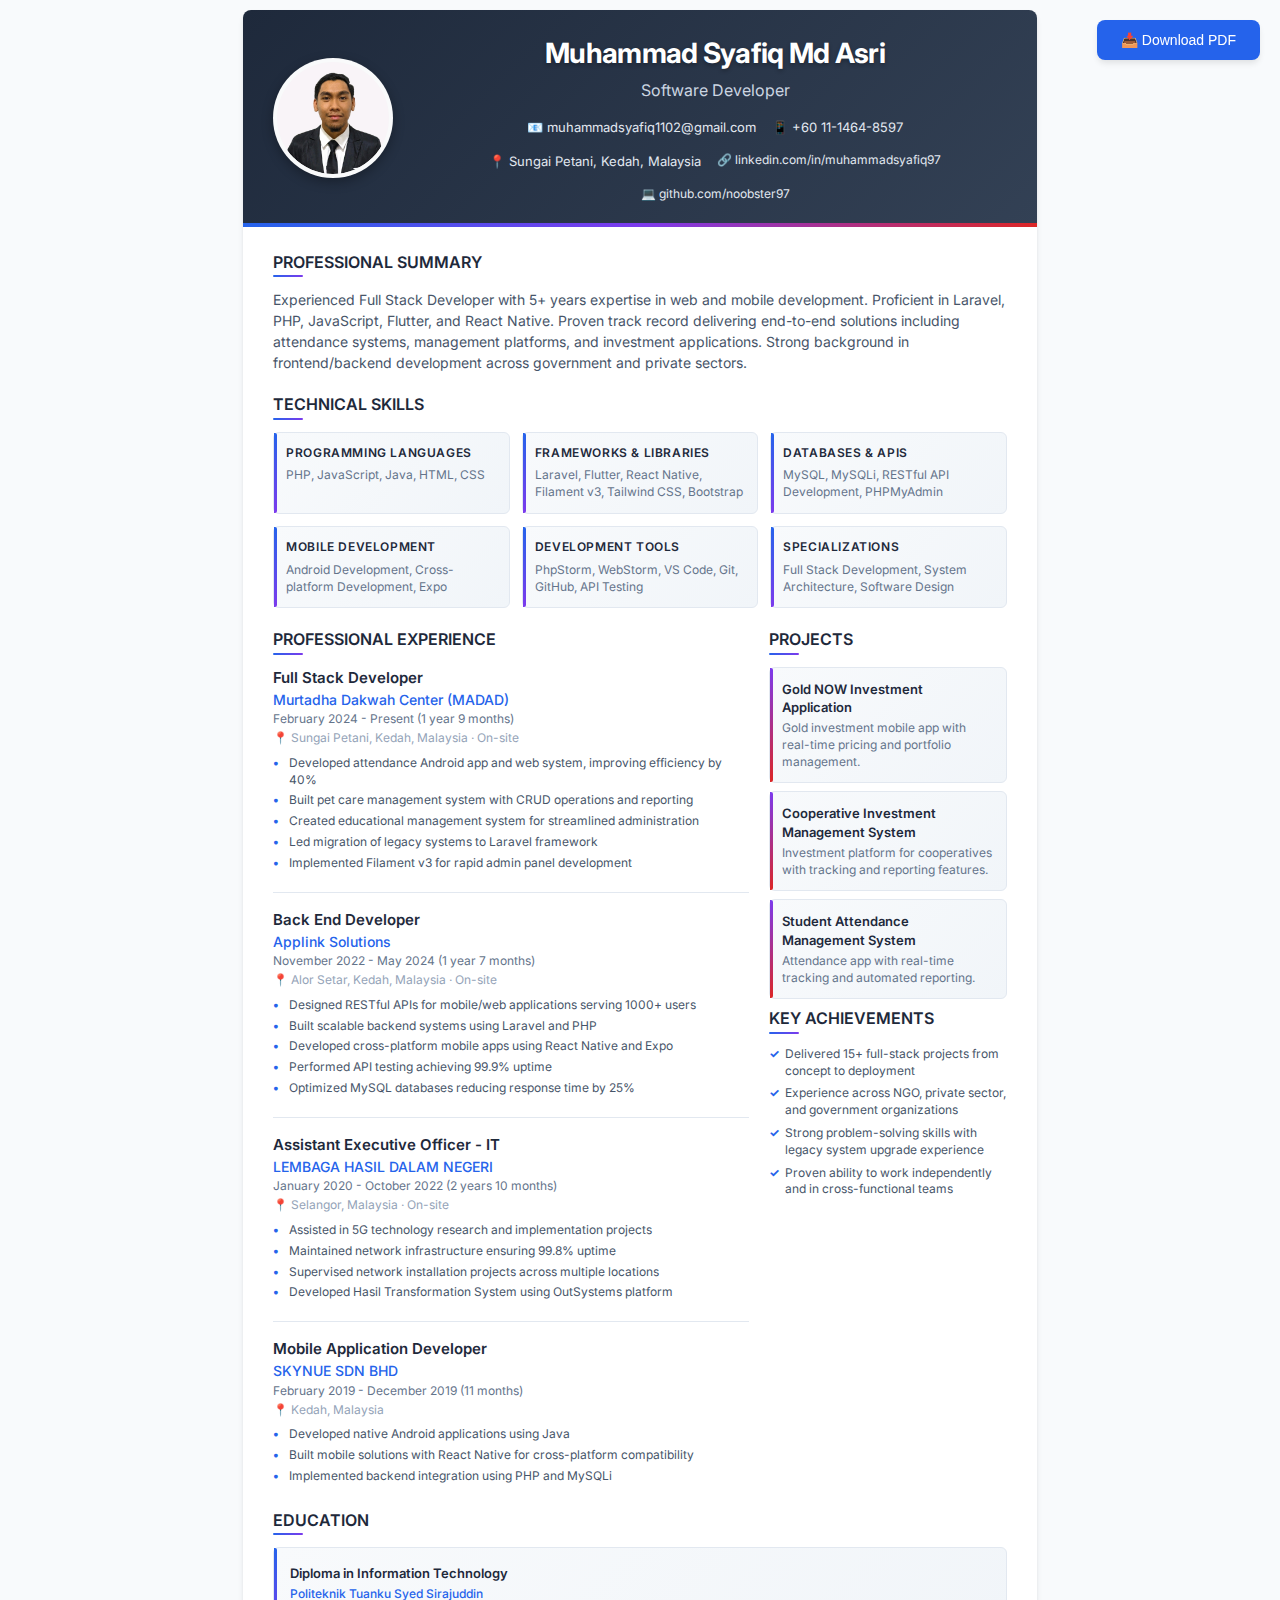
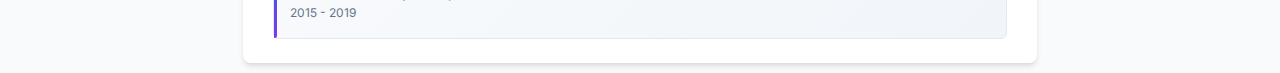
<file: resume.html>
<!DOCTYPE html>
<html lang="en">
<head>
    <meta charset="UTF-8">
    <meta name="viewport" content="width=device-width, initial-scale=1.0">
    <title>Muhammad Syafiq - Software Developer</title>
    <link href="https://fonts.googleapis.com/css2?family=Inter:wght@300;400;500;600;700&display=swap" rel="stylesheet">
    <style>
        * {
            margin: 0;
            padding: 0;
            box-sizing: border-box;
        }
        
        body {
            font-family: 'Inter', -apple-system, BlinkMacSystemFont, 'Segoe UI', Roboto, sans-serif;
            background: #f8fafc;
            padding: 10px;
            line-height: 1.4;
            color: #334155;
        }
        
        .container {
            max-width: 210mm;
            width: 100%;
            margin: 0 auto;
            background: white;
            box-shadow: 0 4px 6px -1px rgba(0, 0, 0, 0.1), 0 2px 4px -1px rgba(0, 0, 0, 0.06);
            border-radius: 8px;
            overflow: hidden;
            min-height: 297mm;
        }
        
        .download-btn {
            position: fixed;
            top: 20px;
            right: 20px;
            background: #2563eb;
            color: white;
            border: none;
            padding: 12px 24px;
            border-radius: 8px;
            cursor: pointer;
            font-size: 14px;
            font-weight: 500;
            box-shadow: 0 4px 6px -1px rgba(0, 0, 0, 0.1);
            z-index: 1000;
            transition: all 0.2s ease;
        }
        
        .download-btn:hover {
            background: #1d4ed8;
            transform: translateY(-1px);
            box-shadow: 0 6px 8px -1px rgba(0, 0, 0, 0.15);
        }
        
        .header {
            background: linear-gradient(135deg, #1e293b 0%, #334155 100%);
            color: white;
            padding: 24px 30px;
            display: flex;
            align-items: center;
            gap: 30px;
            position: relative;
        }
        
        .header-content {
            flex: 1;
            text-align: center;
        }
        
        .photo-container {
            width: 120px;
            height: 120px;
            border-radius: 50%;
            border: 4px solid rgba(255, 255, 255, 0.2);
            overflow: hidden;
            background: #f8f9fa;
            display: flex;
            align-items: center;
            justify-content: center;
            box-shadow: 0 4px 12px rgba(0, 0, 0, 0.3);
            position: relative;
        }
        
        .photo-container img {
            width: 100%;
            height: 100%;
            object-fit: cover;
            border-radius: 50%;
        }
        
        .photo-placeholder {
            color: #64748b;
            font-size: 12px;
            text-align: center;
            padding: 20px;
            line-height: 1.4;
        }
        
        .header::before {
            content: '';
            position: absolute;
            bottom: 0;
            left: 0;
            right: 0;
            height: 4px;
            background: linear-gradient(90deg, #2563eb, #7c3aed, #dc2626);
        }
        
        .header h1 {
            font-size: 28px;
            font-weight: 700;
            margin-bottom: 6px;
            letter-spacing: -0.025em;
            text-shadow: 0 2px 4px rgba(0,0,0,0.3);
        }
        
        .header .subtitle {
            font-size: 16px;
            font-weight: 400;
            margin-bottom: 16px;
            color: #cbd5e1;
        }
        
        .contact-info {
            display: flex;
            justify-content: center;
            flex-wrap: wrap;
            gap: 16px;
            font-size: 13px;
            font-weight: 400;
            margin-top: 12px;
        }
        
        .contact-info span {
            display: flex;
            align-items: center;
            gap: 6px;
            color: #e2e8f0;
        }
        
        .contact-info a {
            color: #e2e8f0;
            text-decoration: none;
            transition: color 0.2s ease;
        }
        
        .contact-info a:hover {
            color: white;
        }
        
        .url-link {
            color: #e2e8f0;
            text-decoration: none;
            font-size: 12px;
        }
        
        .content {
            padding: 24px 30px;
        }
        
        .section {
            margin-bottom: 20px;
        }
        
        .section:last-child {
            margin-bottom: 0;
        }
        
        .section-title {
            font-size: 16px;
            font-weight: 600;
            color: #1e293b;
            margin-bottom: 12px;
            position: relative;
            padding-bottom: 4px;
        }
        
        .section-title::after {
            content: '';
            position: absolute;
            bottom: 0;
            left: 0;
            width: 30px;
            height: 2px;
            background: linear-gradient(90deg, #2563eb, #7c3aed);
            border-radius: 1px;
        }
        
        .summary {
            color: #475569;
            font-size: 14px;
            line-height: 1.5;
            font-weight: 400;
        }
        
        .skills-grid {
            display: grid;
            grid-template-columns: repeat(3, 1fr);
            gap: 12px;
        }
        
        .skill-box {
            background: linear-gradient(135deg, #f8fafc 0%, #f1f5f9 100%);
            padding: 12px;
            border-radius: 6px;
            border: 1px solid #e2e8f0;
            transition: all 0.2s ease;
            position: relative;
        }
        
        .skill-box::before {
            content: '';
            position: absolute;
            left: 0;
            top: 0;
            bottom: 0;
            width: 3px;
            background: linear-gradient(180deg, #2563eb, #7c3aed);
            border-radius: 0 2px 2px 0;
        }
        
        .skill-box:hover {
            border-color: #cbd5e1;
            box-shadow: 0 2px 4px -1px rgba(0, 0, 0, 0.05);
            transform: translateY(-1px);
        }
        
        .skill-box h3 {
            color: #1e293b;
            font-size: 12px;
            font-weight: 600;
            margin-bottom: 6px;
            text-transform: uppercase;
            letter-spacing: 0.05em;
        }
        
        .skill-box p {
            color: #64748b;
            font-size: 12px;
            line-height: 1.4;
        }
        
        .job {
            margin-bottom: 16px;
            padding-bottom: 16px;
            border-bottom: 1px solid #e2e8f0;
        }
        
        .job:last-child {
            border-bottom: none;
            margin-bottom: 0;
            padding-bottom: 0;
        }
        
        .job-header {
            margin-bottom: 8px;
        }
        
        .job-title {
            font-size: 15px;
            font-weight: 600;
            color: #1e293b;
            margin-bottom: 2px;
        }
        
        .company {
            font-size: 14px;
            color: #2563eb;
            font-weight: 500;
            margin-bottom: 2px;
        }
        
        .duration {
            color: #64748b;
            font-size: 12px;
            font-weight: 400;
            margin-bottom: 2px;
        }
        
        .location {
            color: #94a3b8;
            font-size: 12px;
            font-weight: 400;
        }
        
        .job-description ul {
            margin-left: 0;
            list-style: none;
            color: #475569;
            font-size: 12px;
        }
        
        .job-description li {
            margin-bottom: 4px;
            padding-left: 16px;
            position: relative;
            line-height: 1.4;
        }
        
        .job-description li::before {
            content: '•';
            color: #2563eb;
            font-weight: bold;
            position: absolute;
            left: 0;
        }
        
        .project {
            background: linear-gradient(135deg, #f8fafc 0%, #f1f5f9 100%);
            padding: 12px;
            border-radius: 6px;
            margin-bottom: 8px;
            border: 1px solid #e2e8f0;
            transition: all 0.2s ease;
            position: relative;
        }
        
        .project::before {
            content: '';
            position: absolute;
            left: 0;
            top: 0;
            bottom: 0;
            width: 3px;
            background: linear-gradient(180deg, #7c3aed, #dc2626);
            border-radius: 0 2px 2px 0;
        }
        
        .project:hover {
            border-color: #cbd5e1;
            box-shadow: 0 2px 4px -1px rgba(0, 0, 0, 0.05);
            transform: translateY(-1px);
        }
        
        .project h3 {
            color: #1e293b;
            font-size: 13px;
            font-weight: 600;
            margin-bottom: 4px;
        }
        
        .project p {
            color: #64748b;
            font-size: 12px;
            line-height: 1.4;
        }
        
        .education {
            background: linear-gradient(135deg, #f8fafc 0%, #f1f5f9 100%);
            padding: 16px;
            border-radius: 6px;
            border: 1px solid #e2e8f0;
            position: relative;
        }
        
        .education::before {
            content: '';
            position: absolute;
            left: 0;
            top: 0;
            bottom: 0;
            width: 3px;
            background: linear-gradient(180deg, #2563eb, #7c3aed);
            border-radius: 0 2px 2px 0;
        }
        
        .education h3 {
            color: #1e293b;
            font-size: 13px;
            font-weight: 600;
            margin-bottom: 4px;
        }
        
        .school {
            color: #2563eb;
            font-size: 12px;
            font-weight: 500;
            margin-bottom: 2px;
        }
        
        .year {
            color: #64748b;
            font-size: 12px;
            font-weight: 400;
        }
        
        .highlights {
            display: grid;
            gap: 6px;
        }
        
        .highlights div {
            display: flex;
            align-items: flex-start;
            color: #475569;
            font-size: 12px;
            line-height: 1.4;
            padding-left: 16px;
            position: relative;
        }
        
        .highlights div::before {
            content: '✓';
            color: #2563eb;
            font-weight: bold;
            position: absolute;
            left: 0;
            top: 0;
        }
        
        .experience-projects-container {
            display: grid;
            grid-template-columns: 2fr 1fr;
            gap: 20px;
            align-items: start;
        }
        
        .experience-column {
            flex: 1;
        }
        
        .projects-column {
            flex: 1;
        }
        
        .education-achievements-container {
            display: grid;
            grid-template-columns: 1fr 1fr;
            gap: 20px;
            align-items: start;
        }
        
        .education-column {
            flex: 1;
        }
        
        .achievements-column {
            flex: 1;
        }
        
        @media (max-width: 768px) {
            body {
                padding: 10px;
            }
            
            .container {
                border-radius: 8px;
            }
            
            .header {
                padding: 20px 24px;
                flex-direction: row;
                gap: 20px;
                text-align: left;
            }
            
            .photo-container {
                width: 80px;
                height: 80px;
                flex-shrink: 0;
            }
            
            .header-content {
                text-align: center;
            }
            
            .header h1 {
                font-size: 24px;
            }
            
            .content {
                padding: 32px 24px;
            }
            
            .skills-grid {
                grid-template-columns: 1fr;
            }
            
            .contact-info {
                justify-content: center;
                flex-wrap: wrap;
                gap: 8px;
                margin-top: 8px;
            }
            
            .experience-projects-container {
                grid-template-columns: 1fr;
                gap: 15px;
            }
            
            .education-achievements-container {
                grid-template-columns: 1fr;
                gap: 15px;
            }
        }
        
        @media print {
            @page {
                size: A4;
                margin: 0.15in;
            }
            
            body {
                background: white;
                padding: 0;
                font-size: 12px;
                line-height: 1.3;
                color: #000;
            }
            
            .container {
                box-shadow: none;
                border-radius: 0;
                max-width: none;
                width: 100%;
                min-height: auto;
                background: white;
            }
            
            .download-btn {
                display: none;
            }
            
            .header {
                padding: 8px 12px;
                page-break-inside: avoid;
                background: #f8f9fa;
                color: #000;
                border-bottom: 2px solid #2563eb;
                display: flex;
                align-items: center;
                gap: 15px;
            }
            
            .header::before {
                display: none;
            }
            
            .photo-container {
                width: 70px;
                height: 70px;
                border: 2px solid #ddd;
                background: #f8f9fa;
            }
            
            .photo-placeholder {
                font-size: 9px;
                padding: 7px;
            }
            
            .header-content {
                flex: 1;
                text-align: center;
            }
            
            .header h1 {
                font-size: 20px;
                margin-bottom: 2px;
                color: #000;
                font-weight: bold;
            }
            
            .header .subtitle {
                font-size: 13px;
                margin-bottom: 4px;
                color: #2563eb;
                font-weight: bold;
            }
            
            .contact-info {
                font-size: 11px;
                gap: 6px;
                color: #000;
                justify-content: center;
                flex-wrap: wrap;
            }
            
            .contact-info span {
                color: #000;
            }
            
            .url-link {
                color: #000;
                font-size: 10px;
            }
            
            .content {
                padding: 10px 14px;
            }
            
            .section {
                margin-bottom: 10px;
                page-break-inside: avoid;
            }
            
            .section-title {
                font-size: 13px;
                margin-bottom: 5px;
                color: #000;
                font-weight: bold;
                text-transform: uppercase;
                border-bottom: 2px solid #2563eb;
                padding-bottom: 2px;
            }
            
            .section-title::after {
                display: none;
            }
            
            .skill-box::before {
                display: none;
            }
            
            .project::before {
                display: none;
            }
            
            .education::before {
                display: none;
            }
            
            .summary {
                font-size: 12px;
                line-height: 1.3;
                color: #000;
            }
            
            .skills-grid {
                grid-template-columns: repeat(3, 1fr);
                gap: 5px;
            }
            
            .skill-box {
                padding: 5px;
                background: #f8f9fa;
                border: 1px solid #ddd;
            }
            
            .skill-box h3 {
                font-size: 10px;
                margin-bottom: 2px;
                color: #000;
                font-weight: bold;
            }
            
            .skill-box p {
                font-size: 10px;
                color: #000;
            }
            
            .job {
                margin-bottom: 6px;
                padding-bottom: 6px;
                border-bottom: 1px solid #eee;
            }
            
            .job-title {
                font-size: 12px;
                color: #000;
                font-weight: bold;
            }
            
            .company {
                font-size: 11px;
                color: #2563eb;
                font-weight: bold;
            }
            
            .duration {
                font-size: 9px;
                color: #666;
                font-style: italic;
            }
            
            .location {
                font-size: 9px;
                color: #666;
            }
            
            .job-description ul {
                font-size: 11px;
                color: #000;
            }
            
            .job-description li {
                margin-bottom: 0px;
                padding-left: 8px;
            }
            
            .job-description li::before {
                color: #2563eb;
            }
            
            .project {
                padding: 5px;
                margin-bottom: 3px;
                background: #f8f9fa;
                border: 1px solid #ddd;
            }
            
            .project h3 {
                font-size: 10px;
                color: #000;
                font-weight: bold;
            }
            
            .project p {
                font-size: 9px;
                color: #000;
            }
            
            .education {
                padding: 6px;
                background: #f8f9fa;
                border: 1px solid #ddd;
            }
            
            .education h3 {
                font-size: 10px;
                color: #000;
                font-weight: bold;
            }
            
            .school {
                font-size: 9px;
                color: #2563eb;
                font-weight: bold;
            }
            
            .year {
                font-size: 9px;
                color: #666;
            }
            
            .highlights div {
                font-size: 10px;
                color: #000;
                padding-left: 8px;
            }
            
            .highlights div::before {
                color: #2563eb;
            }
            
            .experience-projects-container {
                grid-template-columns: 2fr 1fr;
                gap: 10px;
            }
            
            .education-achievements-container {
                grid-template-columns: 1fr 1fr;
                gap: 10px;
            }
        }
    </style>
</head>
<body>
    <button class="download-btn" onclick="window.print()">📥 Download PDF</button>
    
    <div class="container">
        <div class="header">
            <div class="photo-container">
                <img src="profile.jpg" alt="Muhammad Syafiq Md Asri">
            </div>
            <div class="header-content">
                <h1>Muhammad Syafiq Md Asri</h1>
                <div class="subtitle">Software Developer</div>
                <div class="contact-info">
                    <span>📧 muhammadsyafiq1102@gmail.com</span>
                    <span>📱 +60 11-1464-8597</span>
                    <span>📍 Sungai Petani, Kedah, Malaysia</span>
                    <span class="url-link">🔗 linkedin.com/in/muhammadsyafiq97</span>
                    <span class="url-link">💻 github.com/noobster97</span>
                </div>
            </div>
        </div>

        <div class="content">
            <div class="section">
                <h2 class="section-title">PROFESSIONAL SUMMARY</h2>
                <p class="summary">
                    Experienced Full Stack Developer with 5+ years expertise in web and mobile development. Proficient in Laravel, PHP, JavaScript, Flutter, and React Native. Proven track record delivering end-to-end solutions including attendance systems, management platforms, and investment applications. Strong background in frontend/backend development across government and private sectors.
                </p>
            </div>

            <div class="section">
                <h2 class="section-title">TECHNICAL SKILLS</h2>
                <div class="skills-grid">
                    <div class="skill-box">
                        <h3>Programming Languages</h3>
                        <p>PHP, JavaScript, Java, HTML, CSS</p>
                    </div>
                    <div class="skill-box">
                        <h3>Frameworks & Libraries</h3>
                        <p>Laravel, Flutter, React Native, Filament v3, Tailwind CSS, Bootstrap</p>
                    </div>
                    <div class="skill-box">
                        <h3>Databases & APIs</h3>
                        <p>MySQL, MySQLi, RESTful API Development, PHPMyAdmin</p>
                    </div>
                    <div class="skill-box">
                        <h3>Mobile Development</h3>
                        <p>Android Development, Cross-platform Development, Expo</p>
                    </div>
                    <div class="skill-box">
                        <h3>Development Tools</h3>
                        <p>PhpStorm, WebStorm, VS Code, Git, GitHub, API Testing</p>
                    </div>
                    <div class="skill-box">
                        <h3>Specializations</h3>
                        <p>Full Stack Development, System Architecture, Software Design</p>
                    </div>
                </div>
            </div>

            <div class="section">
                <div class="experience-projects-container">
                    <div class="experience-column">
                        <h2 class="section-title">PROFESSIONAL EXPERIENCE</h2>
                        
                        <div class="job">
                            <div class="job-header">
                                <div class="job-title">Full Stack Developer</div>
                                <div class="company">Murtadha Dakwah Center (MADAD)</div>
                                <div class="duration">February 2024 - Present (1 year 9 months)</div>
                                <div class="location">📍 Sungai Petani, Kedah, Malaysia · On-site</div>
                            </div>
                            <div class="job-description">
                                <ul>
                                    <li>Developed attendance Android app and web system, improving efficiency by 40%</li>
                                    <li>Built pet care management system with CRUD operations and reporting</li>
                                    <li>Created educational management system for streamlined administration</li>
                                    <li>Led migration of legacy systems to Laravel framework</li>
                                    <li>Implemented Filament v3 for rapid admin panel development</li>
                                </ul>
                            </div>
                        </div>

                        <div class="job">
                            <div class="job-header">
                                <div class="job-title">Back End Developer</div>
                                <div class="company">Applink Solutions</div>
                                <div class="duration">November 2022 - May 2024 (1 year 7 months)</div>
                                <div class="location">📍 Alor Setar, Kedah, Malaysia · On-site</div>
                            </div>
                            <div class="job-description">
                                <ul>
                                    <li>Designed RESTful APIs for mobile/web applications serving 1000+ users</li>
                                    <li>Built scalable backend systems using Laravel and PHP</li>
                                    <li>Developed cross-platform mobile apps using React Native and Expo</li>
                                    <li>Performed API testing achieving 99.9% uptime</li>
                                    <li>Optimized MySQL databases reducing response time by 25%</li>
                                </ul>
                            </div>
                        </div>

                        <div class="job">
                            <div class="job-header">
                                <div class="job-title">Assistant Executive Officer - IT</div>
                                <div class="company">LEMBAGA HASIL DALAM NEGERI</div>
                                <div class="duration">January 2020 - October 2022 (2 years 10 months)</div>
                                <div class="location">📍 Selangor, Malaysia · On-site</div>
                            </div>
                            <div class="job-description">
                                <ul>
                                    <li>Assisted in 5G technology research and implementation projects</li>
                                    <li>Maintained network infrastructure ensuring 99.8% uptime</li>
                                    <li>Supervised network installation projects across multiple locations</li>
                                    <li>Developed Hasil Transformation System using OutSystems platform</li>
                                </ul>
                            </div>
                        </div>

                        <div class="job">
                            <div class="job-header">
                                <div class="job-title">Mobile Application Developer</div>
                                <div class="company">SKYNUE SDN BHD</div>
                                <div class="duration">February 2019 - December 2019 (11 months)</div>
                                <div class="location">📍 Kedah, Malaysia</div>
                            </div>
                            <div class="job-description">
                                <ul>
                                    <li>Developed native Android applications using Java</li>
                                    <li>Built mobile solutions with React Native for cross-platform compatibility</li>
                                    <li>Implemented backend integration using PHP and MySQLi</li>
                                </ul>
                            </div>
                        </div>
                    </div>

                    <div class="projects-column">
                        <h2 class="section-title">PROJECTS</h2>
                        
                        <div class="project">
                            <h3>Gold NOW Investment Application</h3>
                            <p>Gold investment mobile app with real-time pricing and portfolio management.</p>
                        </div>

                        <div class="project">
                            <h3>Cooperative Investment Management System</h3>
                            <p>Investment platform for cooperatives with tracking and reporting features.</p>
                        </div>

                        <div class="project">
                            <h3>Student Attendance Management System</h3>
                            <p>Attendance app with real-time tracking and automated reporting.</p>
                        </div>
                        
                        <h2 class="section-title">KEY ACHIEVEMENTS</h2>
                        <div class="highlights">
                            <div>Delivered 15+ full-stack projects from concept to deployment</div>
                            <div>Experience across NGO, private sector, and government organizations</div>
                            <div>Strong problem-solving skills with legacy system upgrade experience</div>
                            <div>Proven ability to work independently and in cross-functional teams</div>
                        </div>
                    </div>
                </div>
            </div>

            <div class="section">
                <h2 class="section-title">EDUCATION</h2>
                <div class="education">
                    <h3>Diploma in Information Technology</h3>
                    <div class="school">Politeknik Tuanku Syed Sirajuddin</div>
                    <div class="year">2015 - 2019</div>
                </div>
            </div>
        </div>
    </div>
</body>
</html>
</file>
